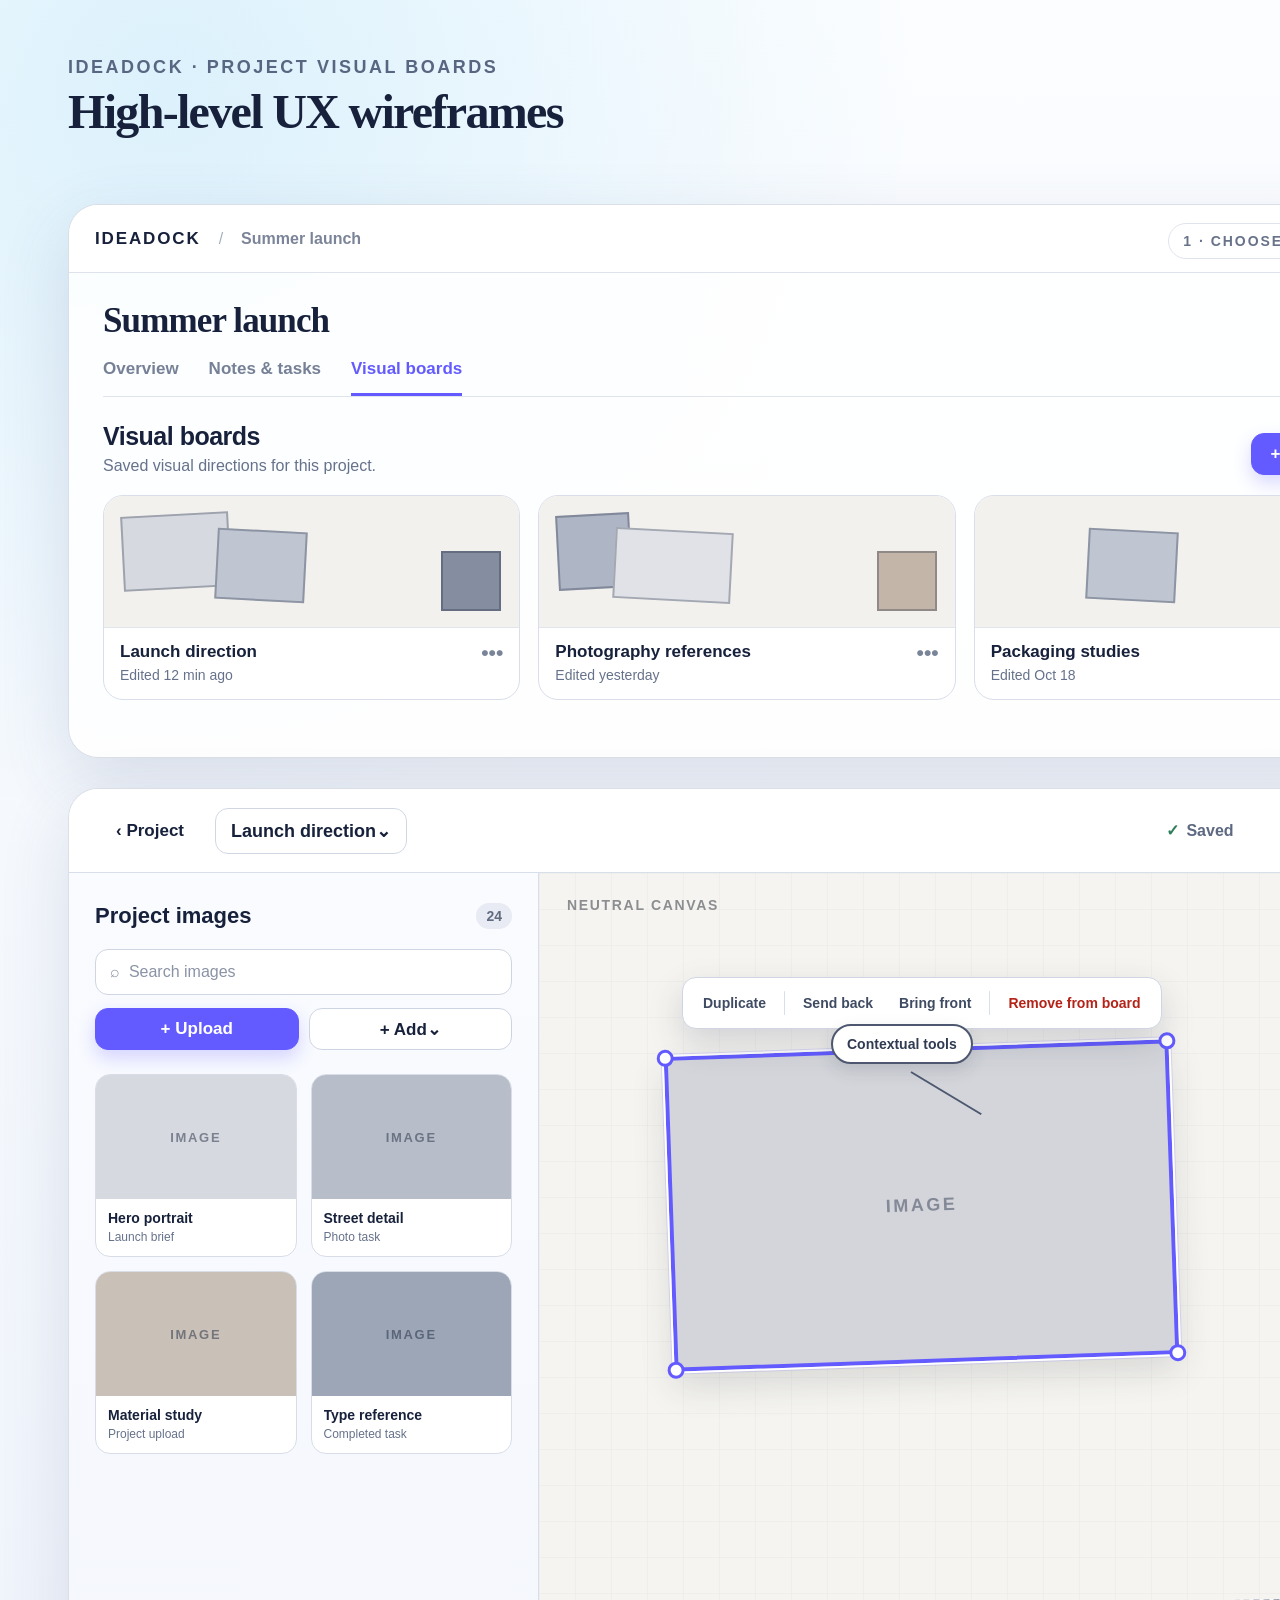
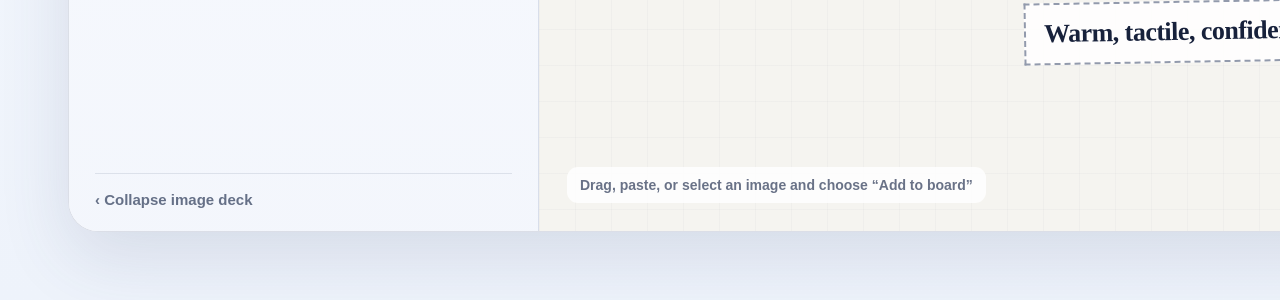
<file: artifacts/visual-boards-wireframes.html>
<!doctype html>
<html lang="en">
<head>
  <meta charset="utf-8">
  <meta name="viewport" content="width=device-width, initial-scale=1">
  <title>IdeaDock Visual Boards — UX Wireframes</title>
  <style>
    :root {
      --ink: #17213b;
      --muted: #66728b;
      --line: #cfd5e2;
      --line-strong: #aeb8ca;
      --paper: #ffffff;
      --canvas: #f5f4f0;
      --soft: #f2f5fb;
      --accent: #635bff;
      --accent-soft: #eeedff;
      --danger: #b42318;
      --warning: #fff4e5;
      --shadow: 0 24px 70px rgba(59, 72, 112, 0.14);
    }

    * { box-sizing: border-box; }

    html, body {
      margin: 0;
      width: 2400px;
      height: 1900px;
      overflow: hidden;
      background: #eef2fa;
      color: var(--ink);
      font-family: "Segoe UI", Arial, sans-serif;
    }

    body {
      background:
        radial-gradient(circle at 7% 4%, rgba(14, 165, 233, 0.13), transparent 26%),
        radial-gradient(circle at 91% 2%, rgba(99, 91, 255, 0.15), transparent 29%),
        linear-gradient(180deg, #fbfdff 0%, #eef3fb 100%);
    }

    button, input { font: inherit; }

    .sheet {
      width: 2400px;
      height: 1900px;
      padding: 58px 68px 68px;
      display: grid;
      grid-template-rows: 116px 554px 1fr;
      gap: 30px;
    }

    .sheet-header {
      display: flex;
      align-items: flex-start;
      justify-content: space-between;
      gap: 48px;
    }

    .eyebrow, .screen-tag, .micro {
      text-transform: uppercase;
      letter-spacing: 0.14em;
      font-size: 18px;
      line-height: 1;
      font-weight: 800;
      color: #596681;
    }

    .sheet h1 {
      margin: 12px 0 0;
      font-family: Georgia, serif;
      font-size: 48px;
      line-height: 1;
      letter-spacing: -0.035em;
    }

    .sheet-summary {
      width: 770px;
      margin-top: 9px;
      font-size: 22px;
      line-height: 1.45;
      color: var(--muted);
      text-align: right;
    }

    .top-grid {
      display: grid;
      grid-template-columns: minmax(0, 1.72fr) 420px 430px;
      gap: 28px;
      min-height: 0;
    }

    .frame {
      position: relative;
      min-width: 0;
      overflow: hidden;
      border: 1px solid rgba(83, 96, 137, 0.2);
      border-radius: 30px;
      background: rgba(255, 255, 255, 0.86);
      box-shadow: var(--shadow);
    }

    .screen-tag {
      position: absolute;
      z-index: 10;
      top: 18px;
      right: 22px;
      padding: 10px 14px;
      border: 1px solid #dfe3ec;
      border-radius: 999px;
      background: rgba(255, 255, 255, 0.93);
      font-size: 14px;
      color: #68738a;
    }

    .app-topbar {
      height: 68px;
      display: flex;
      align-items: center;
      gap: 18px;
      padding: 0 26px;
      border-bottom: 1px solid #dde2ec;
      background: rgba(255, 255, 255, 0.9);
    }

    .brand {
      font-size: 17px;
      font-weight: 900;
      letter-spacing: 0.11em;
    }

    .crumb { color: #7b8498; font-weight: 600; }

    .dot-sep { color: #a6afc0; }

    .btn {
      display: inline-flex;
      align-items: center;
      justify-content: center;
      min-height: 42px;
      padding: 0 18px;
      border: 1px solid #ced5e2;
      border-radius: 13px;
      background: white;
      color: var(--ink);
      font-size: 17px;
      font-weight: 750;
      white-space: nowrap;
    }

    .btn.primary {
      border-color: var(--accent);
      background: var(--accent);
      color: white;
      box-shadow: 0 8px 18px rgba(99, 91, 255, 0.24);
    }

    .btn.icon { min-width: 42px; padding: 0 12px; }
    .btn.ghost { border-color: transparent; background: transparent; }

    .boards-content { padding: 28px 34px 30px; }

    .project-title {
      margin: 0;
      font-family: Georgia, serif;
      font-size: 35px;
      letter-spacing: -0.025em;
    }

    .tabs {
      display: flex;
      gap: 30px;
      margin-top: 18px;
      border-bottom: 1px solid #dfe4ed;
    }

    .tab {
      padding: 0 0 14px;
      color: #768096;
      font-size: 17px;
      font-weight: 750;
    }

    .tab.active {
      color: var(--accent);
      border-bottom: 3px solid var(--accent);
    }

    .section-head {
      display: flex;
      align-items: flex-end;
      justify-content: space-between;
      margin-top: 25px;
    }

    .section-head h3 {
      margin: 0;
      font-size: 25px;
      letter-spacing: -0.02em;
    }

    .section-head p {
      margin: 6px 0 0;
      color: var(--muted);
      font-size: 16px;
    }

    .board-grid {
      display: grid;
      grid-template-columns: repeat(3, 1fr);
      gap: 18px;
      margin-top: 20px;
    }

    .board-card {
      overflow: hidden;
      border: 1px solid #d9deea;
      border-radius: 20px;
      background: white;
    }

    .preview {
      height: 132px;
      position: relative;
      overflow: hidden;
      background: #f2f1ed;
      border-bottom: 1px solid #e1e4eb;
    }

    .preview span {
      position: absolute;
      display: block;
      border: 2px solid rgba(25, 35, 59, 0.3);
      background: #d6d9df;
    }

    .preview .p1 { left: 18px; top: 18px; width: 108px; height: 75px; transform: rotate(-3deg); }
    .preview .p2 { left: 112px; top: 34px; width: 90px; height: 71px; background: #bfc5d1; transform: rotate(3deg); }
    .preview .p3 { right: 18px; bottom: 16px; width: 60px; height: 60px; background: #858da1; }
    .preview.alt .p1 { width: 74px; background: #aeb6c6; }
    .preview.alt .p2 { left: 75px; width: 118px; background: #e0e2e7; }
    .preview.alt .p3 { background: #c3b6a9; }

    .board-meta {
      padding: 14px 16px 16px;
      display: flex;
      align-items: flex-start;
      justify-content: space-between;
      gap: 12px;
    }

    .board-meta strong { display: block; font-size: 17px; }
    .board-meta small { display: block; margin-top: 5px; color: var(--muted); font-size: 14px; }
    .more { color: #7a8498; font-size: 21px; font-weight: 800; line-height: 1; }

    .mobile-frame {
      width: 100%;
      background: #f7f7f4;
    }

    .mobile-frame .screen-tag {
      top: 82px;
      right: 18px;
    }

    .mobile-bar {
      height: 65px;
      padding: 0 18px;
      display: flex;
      align-items: center;
      justify-content: space-between;
      gap: 12px;
      border-bottom: 1px solid #d9dee7;
      background: rgba(255, 255, 255, 0.94);
    }

    .mobile-title { min-width: 0; font-size: 17px; font-weight: 800; overflow: hidden; text-overflow: ellipsis; white-space: nowrap; }
    .mobile-canvas { position: relative; height: 405px; overflow: hidden; background: var(--canvas); }

    .mini-board {
      position: absolute;
      inset: 48px 24px 55px;
      border: 1px dashed #c6cbd5;
    }

    .mini-object {
      position: absolute;
      border: 2px solid #858ea1;
      background: #d8dbe1;
    }

    .mini-object.one { left: 30px; top: 34px; width: 150px; height: 94px; transform: rotate(-3deg); }
    .mini-object.two { right: 32px; top: 120px; width: 125px; height: 82px; background: #bdc4d0; transform: rotate(2deg); }
    .mini-object.three { left: 72px; bottom: 28px; width: 142px; height: 42px; background: white; }
    .pinch-note { position: absolute; left: 0; right: 0; bottom: 17px; text-align: center; color: #7b8496; font-size: 14px; }

    .mobile-tabs {
      height: 82px;
      display: grid;
      grid-template-columns: repeat(3, 1fr);
      border-top: 1px solid #d7dce5;
      background: white;
    }

    .mobile-tabs div {
      display: grid;
      place-items: center;
      color: #68738a;
      font-size: 14px;
      font-weight: 750;
    }

    .mobile-tabs .selected { color: var(--accent); background: var(--accent-soft); }

    .states-card { padding: 66px 25px 24px; background: rgba(255, 255, 255, 0.83); }
    .states-card h3 { margin: 0; font-size: 24px; }
    .states-card > p { margin: 7px 0 24px; color: var(--muted); font-size: 15px; line-height: 1.45; }

    .state {
      padding: 16px;
      border: 1px solid #d9deea;
      border-radius: 15px;
      background: white;
      margin-top: 13px;
    }

    .state strong { display: block; font-size: 16px; }
    .state span { display: block; margin-top: 5px; color: var(--muted); font-size: 14px; line-height: 1.35; }
    .state.issue { border-color: #edc48e; background: var(--warning); }
    .state.issue strong { color: #8b4a00; }

    .workspace-frame { background: rgba(255, 255, 255, 0.9); }

    .workspace-top {
      height: 84px;
      display: grid;
      grid-template-columns: 1fr auto 1fr;
      align-items: center;
      gap: 24px;
      padding: 0 28px;
      border-bottom: 1px solid #d8deea;
      background: rgba(255, 255, 255, 0.92);
    }

    .workspace-top .left, .workspace-top .right { display: flex; align-items: center; gap: 12px; }
    .workspace-top .right { justify-content: flex-end; }

    .board-switcher {
      display: flex;
      align-items: center;
      gap: 9px;
      padding: 11px 15px;
      border: 1px solid #d1d7e2;
      border-radius: 13px;
      background: white;
      font-size: 18px;
      font-weight: 800;
    }

    .save-status { color: #5d6980; font-size: 16px; font-weight: 700; }
    .save-status::before { content: "✓"; margin-right: 7px; color: #2e7d5b; }

    .workspace-body {
      height: calc(100% - 84px);
      display: grid;
      grid-template-columns: 470px minmax(0, 1fr);
    }

    .asset-deck {
      position: relative;
      padding: 30px 26px;
      border-right: 1px solid #d8deea;
      background: linear-gradient(180deg, rgba(249, 251, 255, 0.96), rgba(243, 246, 252, 0.96));
    }

    .deck-head { display: flex; align-items: center; justify-content: space-between; }
    .deck-head h3 { margin: 0; font-size: 22px; }
    .count { padding: 5px 10px; border-radius: 999px; background: #e8ebf3; color: #606b80; font-size: 14px; font-weight: 800; }

    .search {
      height: 46px;
      margin-top: 20px;
      display: flex;
      align-items: center;
      gap: 9px;
      padding: 0 14px;
      border: 1px solid #cfd5e2;
      border-radius: 13px;
      background: white;
      color: #8a93a5;
      font-size: 16px;
    }

    .deck-actions { display: grid; grid-template-columns: 1fr 1fr; gap: 10px; margin-top: 13px; }

    .assets {
      display: grid;
      grid-template-columns: 1fr 1fr;
      gap: 14px;
      margin-top: 24px;
    }

    .asset {
      overflow: hidden;
      border: 1px solid #d8dde7;
      border-radius: 15px;
      background: white;
    }

    .asset-image {
      height: 124px;
      position: relative;
      background: #d6d9df;
    }

    .asset:nth-child(2) .asset-image { background: #b8bec9; }
    .asset:nth-child(3) .asset-image { background: #c9c0b8; }
    .asset:nth-child(4) .asset-image { background: #9ca6b7; }
    .asset-image::after { content: "IMAGE"; position: absolute; inset: 0; display: grid; place-items: center; color: rgba(23, 33, 59, 0.48); font-size: 13px; font-weight: 900; letter-spacing: 0.13em; }

    .asset-label { padding: 11px 12px 12px; }
    .asset-label strong { display: block; font-size: 14px; white-space: nowrap; overflow: hidden; text-overflow: ellipsis; }
    .asset-label span { display: block; margin-top: 4px; color: var(--muted); font-size: 12px; }

    .collapse {
      position: absolute;
      left: 26px;
      right: 26px;
      bottom: 23px;
      padding-top: 17px;
      border-top: 1px solid #dce1ea;
      color: #657087;
      font-size: 15px;
      font-weight: 750;
    }

    .canvas {
      position: relative;
      overflow: hidden;
      background:
        linear-gradient(rgba(120, 125, 135, 0.045) 1px, transparent 1px),
        linear-gradient(90deg, rgba(120, 125, 135, 0.045) 1px, transparent 1px),
        var(--canvas);
      background-size: 36px 36px;
    }

    .canvas-label {
      position: absolute;
      top: 24px;
      left: 28px;
      color: #8b8d91;
      font-size: 14px;
      font-weight: 800;
      letter-spacing: 0.12em;
      text-transform: uppercase;
    }

    .object {
      position: absolute;
      border: 2px solid #657084;
      background: #c7cbd3;
      box-shadow: 0 12px 28px rgba(44, 48, 57, 0.1);
    }

    .object.image-a { left: 130px; top: 175px; width: 505px; height: 315px; transform: rotate(-2deg); background: #d3d5da; }
    .object.image-b { right: 175px; top: 120px; width: 385px; height: 254px; transform: rotate(2deg); background: #aeb5c1; }
    .object.image-c { right: 370px; bottom: 112px; width: 295px; height: 205px; background: #c8beb5; }

    .object::after {
      content: "IMAGE";
      position: absolute;
      inset: 0;
      display: grid;
      place-items: center;
      color: rgba(23, 33, 59, 0.42);
      font-size: 18px;
      font-weight: 900;
      letter-spacing: 0.14em;
    }

    .object.selected {
      border: 4px solid var(--accent);
      outline: 2px solid white;
      box-shadow: 0 0 0 3px rgba(99, 91, 255, 0.17), 0 16px 35px rgba(44, 48, 57, 0.14);
    }

    .handle {
      position: absolute;
      width: 17px;
      height: 17px;
      border: 3px solid var(--accent);
      border-radius: 50%;
      background: white;
      z-index: 5;
    }

    .handle.tl { left: -11px; top: -11px; }
    .handle.tr { right: -11px; top: -11px; }
    .handle.bl { left: -11px; bottom: -11px; }
    .handle.br { right: -11px; bottom: -11px; }

    .context-toolbar {
      position: absolute;
      left: 143px;
      top: 104px;
      z-index: 6;
      display: flex;
      align-items: center;
      gap: 2px;
      padding: 8px;
      border: 1px solid #cfd5e2;
      border-radius: 14px;
      background: white;
      box-shadow: 0 14px 34px rgba(49, 58, 89, 0.18);
    }

    .tool {
      padding: 9px 12px;
      border-radius: 9px;
      color: #3f4b62;
      font-size: 14px;
      font-weight: 750;
    }

    .tool.danger { color: var(--danger); }
    .tool.sep { width: 1px; height: 24px; margin: 0 4px; padding: 0; background: #d9dee7; }

    .text-object {
      position: absolute;
      left: 485px;
      bottom: 168px;
      padding: 14px 18px;
      border: 2px dashed #929aac;
      background: rgba(255, 255, 255, 0.87);
      font-family: Georgia, serif;
      font-size: 26px;
      font-weight: 700;
      letter-spacing: -0.02em;
      transform: rotate(-1deg);
    }

    .swatches {
      position: absolute;
      left: 905px;
      bottom: 160px;
      display: flex;
      gap: 12px;
    }

    .swatch {
      width: 76px;
      height: 76px;
      border: 2px solid rgba(23, 33, 59, 0.55);
      border-radius: 10px;
    }

    .swatch:nth-child(1) { background: #2f4156; }
    .swatch:nth-child(2) { background: #d8a786; }
    .swatch:nth-child(3) { background: #efe8da; }

    .zoom {
      position: absolute;
      right: 26px;
      bottom: 24px;
      display: flex;
      align-items: center;
      gap: 4px;
      padding: 7px;
      border: 1px solid #cfd5e2;
      border-radius: 14px;
      background: white;
      box-shadow: 0 12px 28px rgba(49, 58, 89, 0.12);
    }

    .zoom span { padding: 0 12px; color: #58647a; font-size: 15px; font-weight: 800; }

    .canvas-hint {
      position: absolute;
      left: 28px;
      bottom: 28px;
      padding: 10px 13px;
      border-radius: 11px;
      background: rgba(255, 255, 255, 0.85);
      color: #697287;
      font-size: 14px;
      font-weight: 650;
    }

    .annotation {
      position: absolute;
      z-index: 12;
      padding: 10px 14px;
      border: 2px solid #4d5870;
      border-radius: 999px;
      background: #fff;
      color: #303b52;
      font-size: 14px;
      font-weight: 850;
      box-shadow: 0 7px 17px rgba(40, 48, 72, 0.13);
    }

    .annotation::after {
      content: "";
      position: absolute;
      height: 2px;
      background: #4d5870;
      transform-origin: left center;
    }

    .a1 { left: 292px; top: 151px; }
    .a1::after { width: 82px; left: 78px; top: 45px; transform: rotate(31deg); }
    .a3 { right: 164px; bottom: 112px; }
    .a3::after { width: 86px; right: 58px; top: 44px; transform: rotate(142deg); transform-origin: right center; }

    .workspace-caption {
      position: absolute;
      right: 34px;
      top: 106px;
      z-index: 11;
      padding: 8px 13px;
      border-radius: 999px;
      background: var(--accent-soft);
      color: #4f46e5;
      font-size: 14px;
      font-weight: 850;
      letter-spacing: 0.1em;
      text-transform: uppercase;
    }
  </style>
</head>
<body>
  <main class="sheet">
    <header class="sheet-header">
      <div>
        <div class="eyebrow">IdeaDock · Project visual boards</div>
        <h1>High-level UX wireframes</h1>
      </div>
      <div class="sheet-summary">
        One clear flow: choose a board, compose on a neutral canvas, and review anywhere. Project images stay reusable and autosave stays quiet until attention is needed.
      </div>
    </header>

    <section class="top-grid">
      <article class="frame">
        <span class="screen-tag">1 · Choose or create</span>
        <div class="app-topbar">
          <span class="brand">IDEADOCK</span>
          <span class="dot-sep">/</span>
          <span class="crumb">Summer launch</span>
        </div>
        <div class="boards-content">
          <h2 class="project-title">Summer launch</h2>
          <nav class="tabs" aria-label="Project sections">
            <span class="tab">Overview</span>
            <span class="tab">Notes &amp; tasks</span>
            <span class="tab active">Visual boards</span>
          </nav>
          <div class="section-head">
            <div>
              <h3>Visual boards</h3>
              <p>Saved visual directions for this project.</p>
            </div>
            <span class="btn primary">+ New board</span>
          </div>
          <div class="board-grid">
            <div class="board-card">
              <div class="preview"><span class="p1"></span><span class="p2"></span><span class="p3"></span></div>
              <div class="board-meta"><div><strong>Launch direction</strong><small>Edited 12 min ago</small></div><span class="more">•••</span></div>
            </div>
            <div class="board-card">
              <div class="preview alt"><span class="p1"></span><span class="p2"></span><span class="p3"></span></div>
              <div class="board-meta"><div><strong>Photography references</strong><small>Edited yesterday</small></div><span class="more">•••</span></div>
            </div>
            <div class="board-card">
              <div class="preview"><span class="p2"></span><span class="p3"></span></div>
              <div class="board-meta"><div><strong>Packaging studies</strong><small>Edited Oct 18</small></div><span class="more">•••</span></div>
            </div>
          </div>
        </div>
      </article>

      <article class="frame mobile-frame">
        <span class="screen-tag">3 · Review</span>
        <div class="mobile-bar">
          <span>‹ Project</span>
          <span class="mobile-title">Launch direction</span>
          <span>•••</span>
        </div>
        <div class="mobile-canvas">
          <div class="mini-board">
            <span class="mini-object one"></span>
            <span class="mini-object two"></span>
            <span class="mini-object three"></span>
          </div>
          <div class="pinch-note">Pinch to zoom · Drag to pan</div>
        </div>
        <div class="mobile-tabs"><div class="selected">Board</div><div>Images</div><div>Details</div></div>
      </article>

      <aside class="frame states-card">
        <span class="screen-tag">Trust states</span>
        <h3>Saving stays quiet</h3>
        <p>Only states that require attention interrupt the composition.</p>
        <div class="state"><strong>✓ Saved</strong><span>Server-confirmed and safe to leave.</span></div>
        <div class="state"><strong>Saving…</strong><span>Canvas remains available.</span></div>
        <div class="state issue"><strong>Couldn’t save</strong><span>Your changes are still here. <u>Retry</u></span></div>
        <div class="state issue"><strong>Changed in another tab</strong><span>Review before overwriting either version.</span></div>
      </aside>
    </section>

    <section class="frame workspace-frame">
      <span class="workspace-caption">2 · Compose</span>
      <div class="workspace-top">
        <div class="left">
          <span class="btn ghost">‹ Project</span>
          <span class="board-switcher">Launch direction⌄</span>
        </div>
        <span class="save-status">Saved</span>
        <div class="right">
          <span class="btn icon">↶</span>
          <span class="btn icon">↷</span>
          <span class="btn icon">•••</span>
        </div>
      </div>
      <div class="workspace-body">
        <aside class="asset-deck">
          <div class="deck-head"><h3>Project images</h3><span class="count">24</span></div>
          <div class="search">⌕&nbsp; Search images</div>
          <div class="deck-actions"><span class="btn primary">+ Upload</span><span class="btn">+ Add⌄</span></div>
          <div class="assets">
            <div class="asset"><div class="asset-image"></div><div class="asset-label"><strong>Hero portrait</strong><span>Launch brief</span></div></div>
            <div class="asset"><div class="asset-image"></div><div class="asset-label"><strong>Street detail</strong><span>Photo task</span></div></div>
            <div class="asset"><div class="asset-image"></div><div class="asset-label"><strong>Material study</strong><span>Project upload</span></div></div>
            <div class="asset"><div class="asset-image"></div><div class="asset-label"><strong>Type reference</strong><span>Completed task</span></div></div>
          </div>
          <div class="collapse">‹ Collapse image deck</div>
        </aside>

        <div class="canvas">
          <span class="canvas-label">Neutral canvas</span>
          <span class="annotation a1">Contextual tools</span>
          <span class="annotation a3">View controls</span>

          <div class="context-toolbar">
            <span class="tool">Duplicate</span><span class="tool sep"></span><span class="tool">Send back</span><span class="tool">Bring front</span><span class="tool sep"></span><span class="tool danger">Remove from board</span>
          </div>
          <div class="object image-a selected"><i class="handle tl"></i><i class="handle tr"></i><i class="handle bl"></i><i class="handle br"></i></div>
          <div class="object image-b"></div>
          <div class="object image-c"></div>
          <div class="text-object">Warm, tactile, confident</div>
          <div class="swatches"><span class="swatch"></span><span class="swatch"></span><span class="swatch"></span></div>

          <div class="canvas-hint">Drag, paste, or select an image and choose “Add to board”</div>
          <div class="zoom"><span class="btn icon">−</span><span>72%</span><span class="btn icon">+</span><span class="btn">Fit board</span></div>
        </div>
      </div>
    </section>
  </main>
</body>
</html>
</file>
